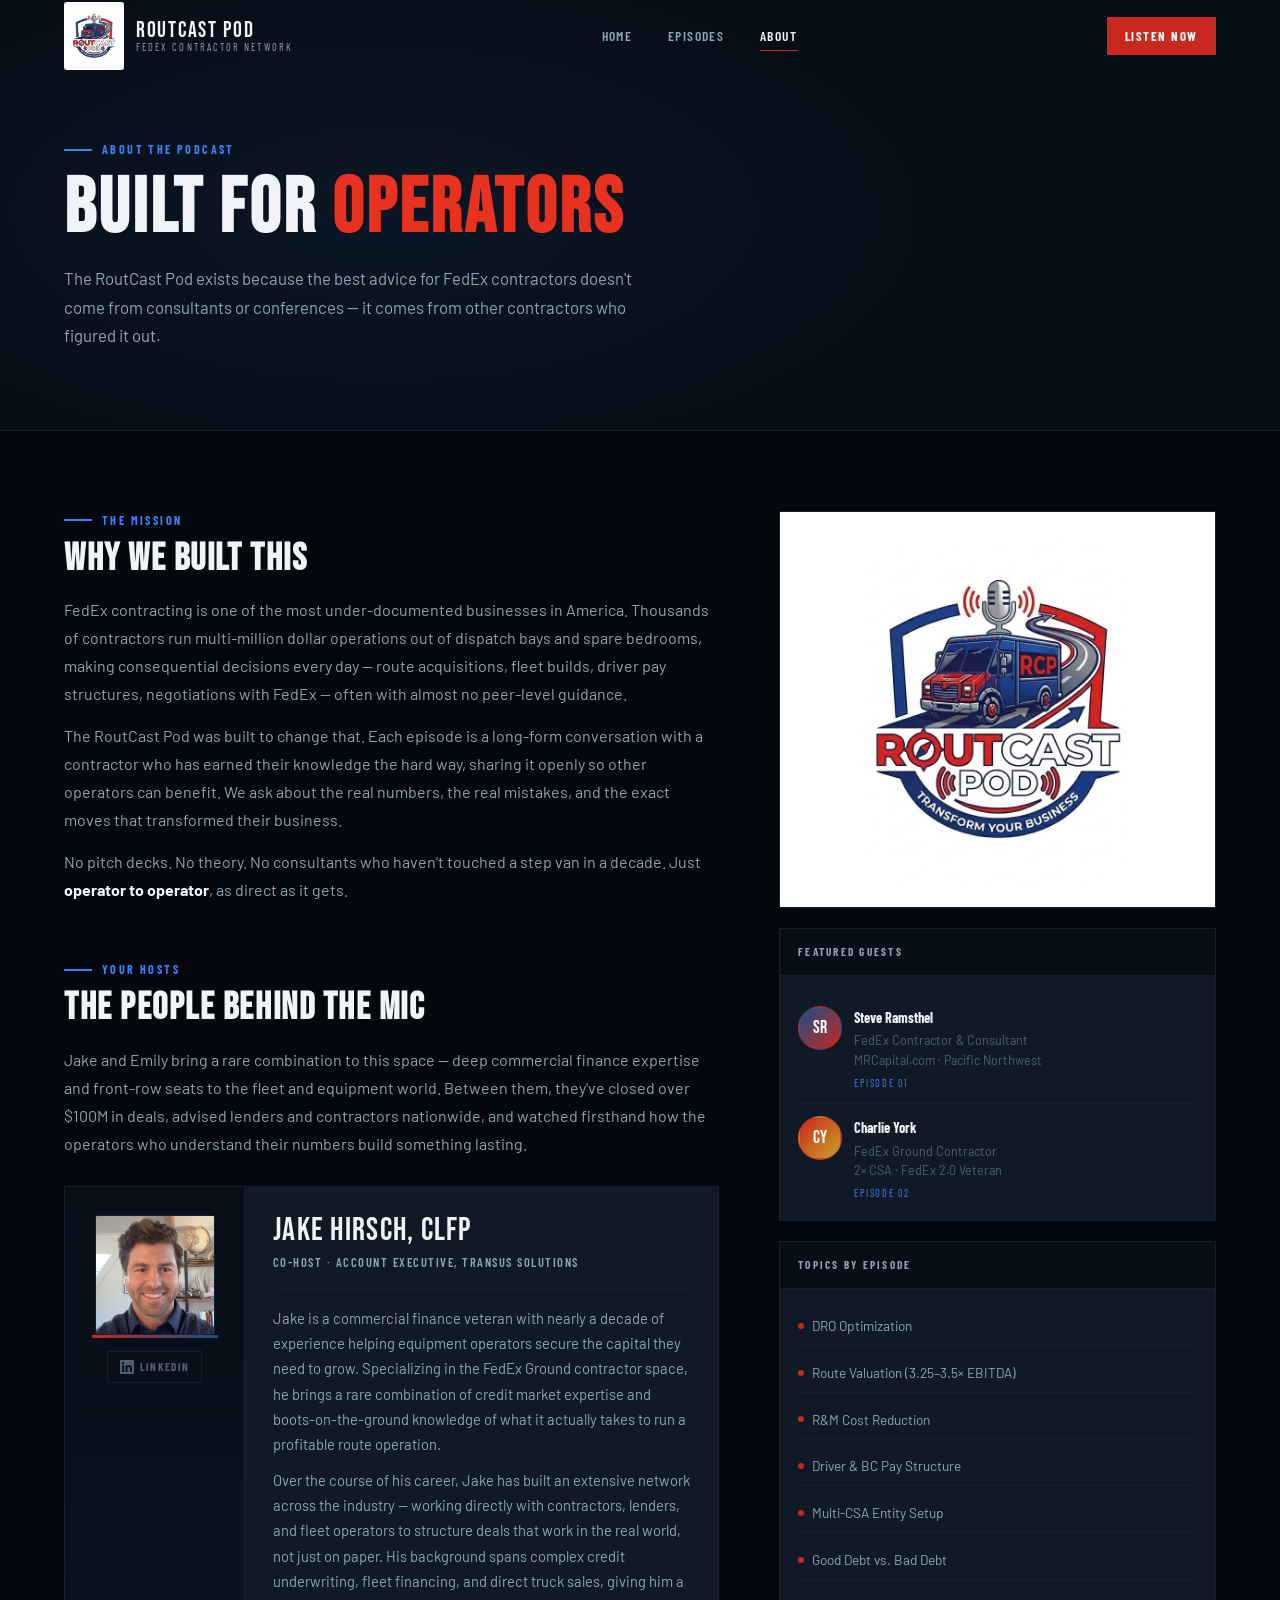
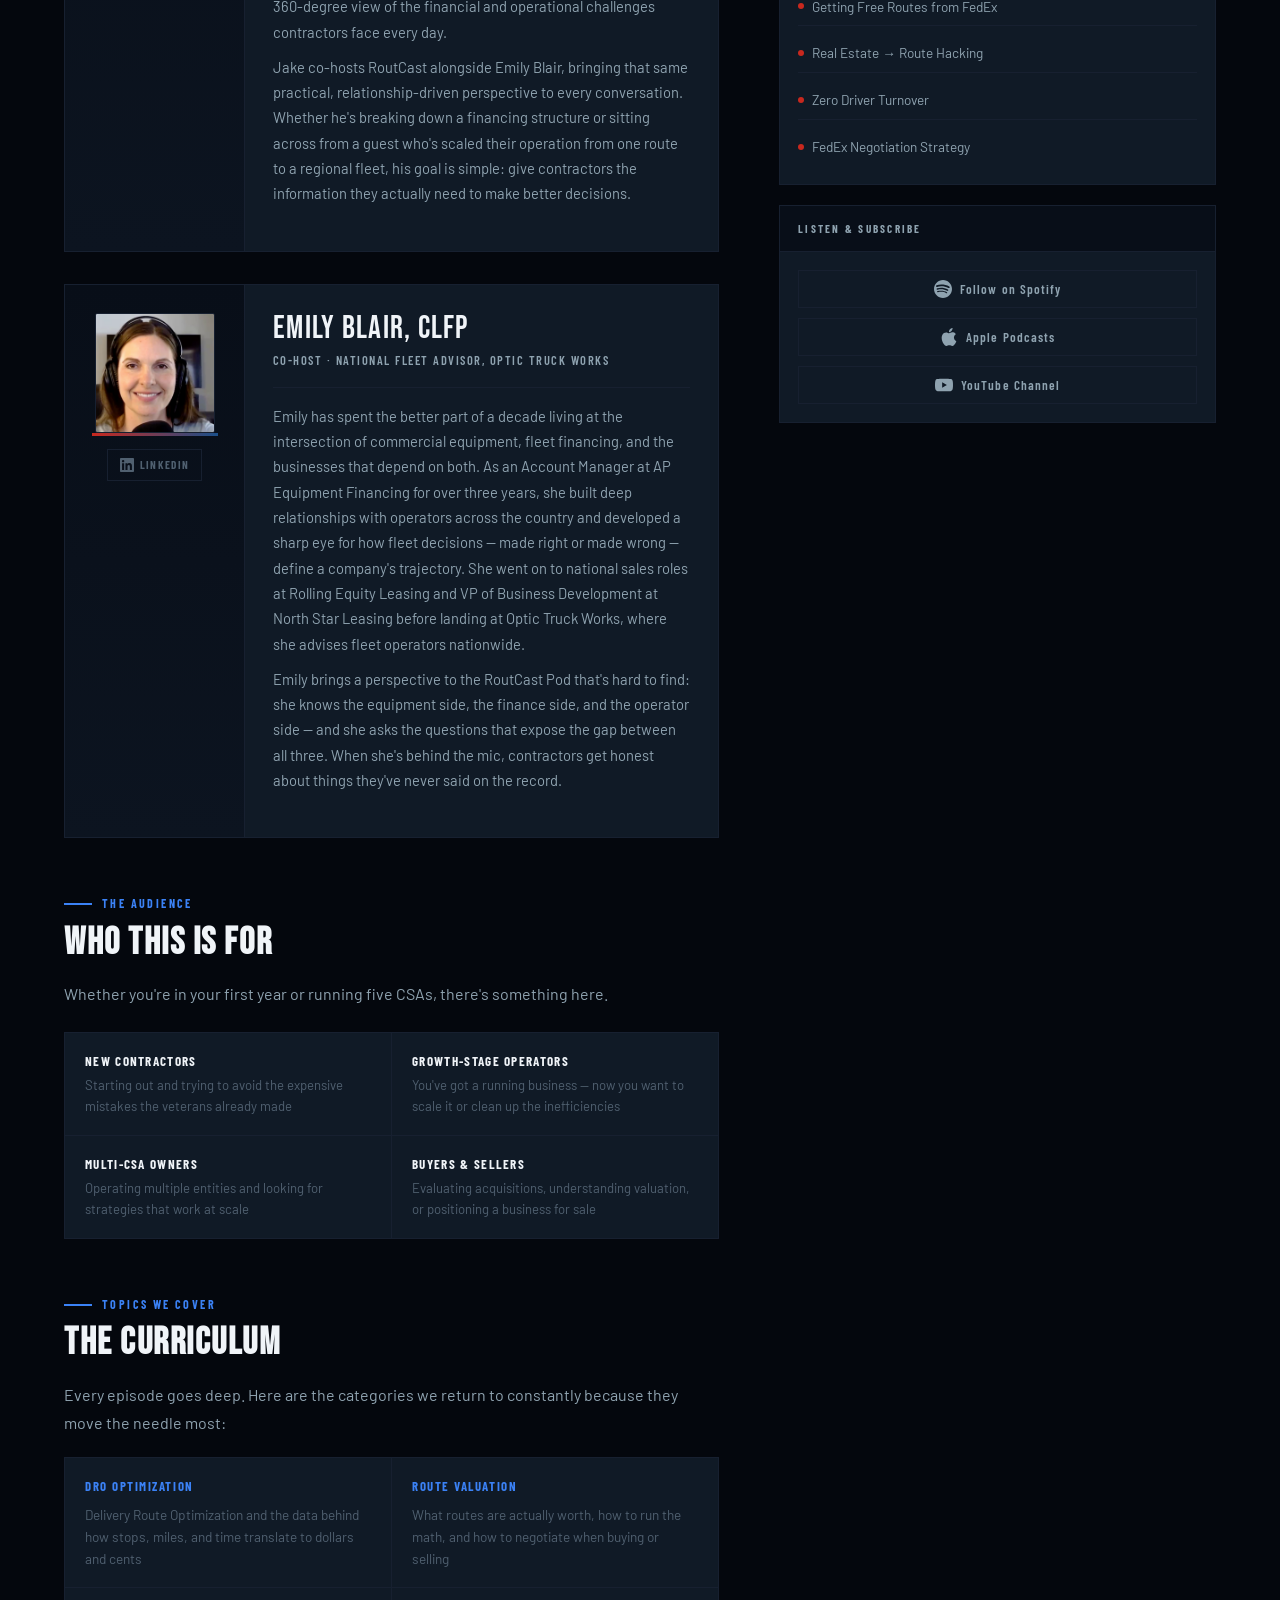
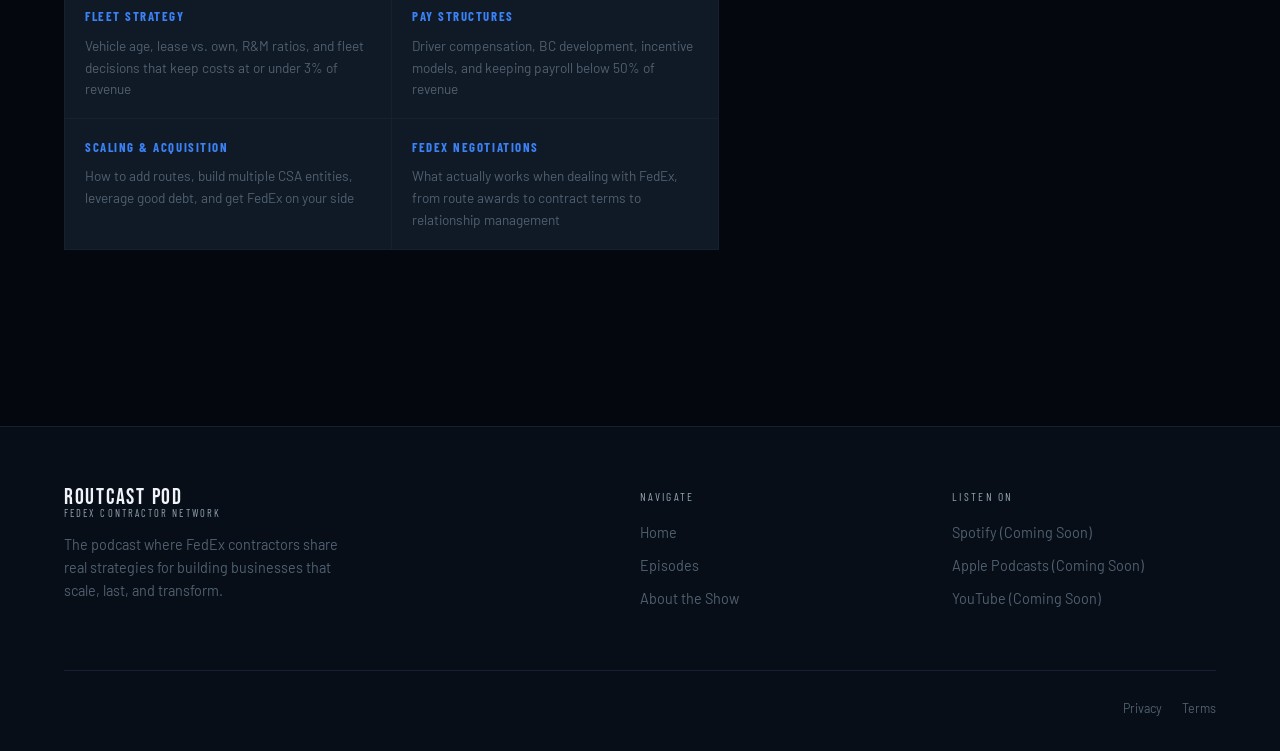
<file: about.html>
<!DOCTYPE html>
<html lang="en">
<head>
  <meta charset="UTF-8" />
  <meta name="viewport" content="width=device-width, initial-scale=1.0" />
  <title>About — The RoutCast Pod</title>
  <meta name="description" content="The RoutCast Pod is a podcast for FedEx contractors who want real information from operators who've done it — not theory, not consulting pitches." />
  <link rel="stylesheet" href="css/styles.css" />
  <link rel="preconnect" href="https://fonts.googleapis.com" />
  <link rel="preconnect" href="https://fonts.gstatic.com" crossorigin />
</head>
<body>

  <!-- ─── NAV ─── -->
  <nav class="nav scrolled" id="nav">
    <div class="container">
      <div class="nav-inner">
        <a href="index.html" class="nav-logo">
          <img src="assets/logo-large.jpg" alt="RoutCast Pod" class="nav-logo-img" />
          <div class="nav-logo-text">
            <span class="brand">ROUTCAST POD</span>
            <span class="sub">FedEx Contractor Network</span>
          </div>
        </a>
        <div class="nav-links">
          <a href="index.html" class="nav-link">Home</a>
          <a href="episodes.html" class="nav-link">Episodes</a>
          <a href="about.html" class="nav-link active">About</a>
        </div>
        <a href="episodes.html" class="nav-cta">Listen Now</a>
        <button class="nav-hamburger" aria-label="Menu">
          <span></span><span></span><span></span>
        </button>
      </div>
    </div>
  </nav>

  <div class="mobile-menu">
    <a href="index.html" class="nav-link">Home</a>
    <a href="episodes.html" class="nav-link">Episodes</a>
    <a href="about.html" class="nav-link active">About</a>
  </div>

  <!-- ─── PAGE HEADER ─── -->
  <div class="page-header">
    <div class="page-header-bg"></div>
    <div class="container">
      <div class="page-header-inner">
        <span class="section-label">About the Podcast</span>
        <h1 class="page-header-title">Built for <span style="color:var(--red-bright);">Operators</span></h1>
        <p class="page-header-desc">The RoutCast Pod exists because the best advice for FedEx contractors doesn't come from consultants or conferences — it comes from other contractors who figured it out.</p>
      </div>
    </div>
  </div>

  <!-- ─── ABOUT FULL ─── -->
  <section class="about-full">
    <div class="container">
      <div class="about-full-grid">

        <!-- Main Content -->
        <div class="about-main">

          <div class="about-section">
            <span class="section-label">The Mission</span>
            <h2 class="about-section-title">Why We Built This</h2>
            <div class="about-section-body">
              <p>
                FedEx contracting is one of the most under-documented businesses in America. Thousands of contractors run multi-million dollar operations out of dispatch bays and spare bedrooms, making consequential decisions every day — route acquisitions, fleet builds, driver pay structures, negotiations with FedEx — often with almost no peer-level guidance.
              </p>
              <p>
                The RoutCast Pod was built to change that. Each episode is a long-form conversation with a contractor who has earned their knowledge the hard way, sharing it openly so other operators can benefit. We ask about the real numbers, the real mistakes, and the exact moves that transformed their business.
              </p>
              <p>
                No pitch decks. No theory. No consultants who haven't touched a step van in a decade. Just <strong>operator to operator</strong>, as direct as it gets.
              </p>
            </div>
          </div>

          <!-- ─── HOSTS ─── -->
          <div class="about-section">
            <span class="section-label">Your Hosts</span>
            <h2 class="about-section-title">The People Behind the Mic</h2>
            <div class="about-section-body" style="margin-bottom:28px;">
              <p>Jake and Emily bring a rare combination to this space — deep commercial finance expertise and front-row seats to the fleet and equipment world. Between them, they've closed over $100M in deals, advised lenders and contractors nationwide, and watched firsthand how the operators who understand their numbers build something lasting.</p>
            </div>

            <div class="host-cards">

              <!-- Jake -->
              <div class="host-card">
                <div class="host-card-left">
                  <div class="host-img-wrap">
                    <img src="assets/jake-hirsch.png" alt="Jake Hirsch" class="host-img" />
                    <div class="host-img-accent"></div>
                  </div>
                  <div class="host-social">
                    <a href="https://www.linkedin.com/in/jake-hirsch-clfp-356521135/" target="_blank" class="host-linkedin">
                      <svg viewBox="0 0 24 24" fill="currentColor" width="14" height="14"><path d="M20.447 20.452h-3.554v-5.569c0-1.328-.027-3.037-1.852-3.037-1.853 0-2.136 1.445-2.136 2.939v5.667H9.351V9h3.414v1.561h.046c.477-.9 1.637-1.85 3.37-1.85 3.601 0 4.267 2.37 4.267 5.455v6.286zM5.337 7.433a2.062 2.062 0 0 1-2.063-2.065 2.064 2.064 0 1 1 2.063 2.065zm1.782 13.019H3.555V9h3.564v11.452zM22.225 0H1.771C.792 0 0 .774 0 1.729v20.542C0 23.227.792 24 1.771 24h20.451C23.2 24 24 23.227 24 22.271V1.729C24 .774 23.2 0 22.222 0h.003z"/></svg>
                      LinkedIn
                    </a>
                  </div>
                </div>
                <div class="host-card-body">
                  <div class="host-name">Jake Hirsch, CLFP</div>
                  <div class="host-title">Co-Host · Account Executive, TransUS Solutions</div>
                  <div class="host-bio">
                    <p>Jake is a commercial finance veteran with nearly a decade of experience helping equipment operators secure the capital they need to grow. Specializing in the FedEx Ground contractor space, he brings a rare combination of credit market expertise and boots-on-the-ground knowledge of what it actually takes to run a profitable route operation.</p>
                    <p>Over the course of his career, Jake has built an extensive network across the industry — working directly with contractors, lenders, and fleet operators to structure deals that work in the real world, not just on paper. His background spans complex credit underwriting, fleet financing, and direct truck sales, giving him a 360-degree view of the financial and operational challenges contractors face every day.</p>
                    <p>Jake co-hosts RoutCast alongside Emily Blair, bringing that same practical, relationship-driven perspective to every conversation. Whether he's breaking down a financing structure or sitting across from a guest who's scaled their operation from one route to a regional fleet, his goal is simple: give contractors the information they actually need to make better decisions.</p>
                  </div>
                </div>
              </div>

              <!-- Emily -->
              <div class="host-card">
                <div class="host-card-left">
                  <div class="host-img-wrap">
                    <img src="assets/emily-blair.png" alt="Emily Blair" class="host-img" />
                    <div class="host-img-accent"></div>
                  </div>
                  <div class="host-social">
                    <a href="https://www.linkedin.com/in/emily-blair-clfp-9547748/" target="_blank" class="host-linkedin">
                      <svg viewBox="0 0 24 24" fill="currentColor" width="14" height="14"><path d="M20.447 20.452h-3.554v-5.569c0-1.328-.027-3.037-1.852-3.037-1.853 0-2.136 1.445-2.136 2.939v5.667H9.351V9h3.414v1.561h.046c.477-.9 1.637-1.85 3.37-1.85 3.601 0 4.267 2.37 4.267 5.455v6.286zM5.337 7.433a2.062 2.062 0 0 1-2.063-2.065 2.064 2.064 0 1 1 2.063 2.065zm1.782 13.019H3.555V9h3.564v11.452zM22.225 0H1.771C.792 0 0 .774 0 1.729v20.542C0 23.227.792 24 1.771 24h20.451C23.2 24 24 23.227 24 22.271V1.729C24 .774 23.2 0 22.222 0h.003z"/></svg>
                      LinkedIn
                    </a>
                  </div>
                </div>
                <div class="host-card-body">
                  <div class="host-name">Emily Blair, CLFP</div>
                  <div class="host-title">Co-Host · National Fleet Advisor, Optic Truck Works</div>
                  <div class="host-bio">
                    <p>Emily has spent the better part of a decade living at the intersection of commercial equipment, fleet financing, and the businesses that depend on both. As an Account Manager at AP Equipment Financing for over three years, she built deep relationships with operators across the country and developed a sharp eye for how fleet decisions — made right or made wrong — define a company's trajectory. She went on to national sales roles at Rolling Equity Leasing and VP of Business Development at North Star Leasing before landing at Optic Truck Works, where she advises fleet operators nationwide.</p>
                    <p>Emily brings a perspective to the RoutCast Pod that's hard to find: she knows the equipment side, the finance side, and the operator side — and she asks the questions that expose the gap between all three. When she's behind the mic, contractors get honest about things they've never said on the record.</p>
                  </div>
                </div>
              </div>

            </div>
          </div>

          <div class="about-section">
            <span class="section-label">The Audience</span>
            <h2 class="about-section-title">Who This Is For</h2>
            <div class="about-section-body">
              <p>Whether you're in your first year or running five CSAs, there's something here.</p>
            </div>
            <div class="who-grid">
              <div class="who-item">
                                <div class="who-text">
                  <div class="who-title">New Contractors</div>
                  <div class="who-desc">Starting out and trying to avoid the expensive mistakes the veterans already made</div>
                </div>
              </div>
              <div class="who-item">
                                <div class="who-text">
                  <div class="who-title">Growth-Stage Operators</div>
                  <div class="who-desc">You've got a running business — now you want to scale it or clean up the inefficiencies</div>
                </div>
              </div>
              <div class="who-item">
                                <div class="who-text">
                  <div class="who-title">Multi-CSA Owners</div>
                  <div class="who-desc">Operating multiple entities and looking for strategies that work at scale</div>
                </div>
              </div>
              <div class="who-item">
                                <div class="who-text">
                  <div class="who-title">Buyers & Sellers</div>
                  <div class="who-desc">Evaluating acquisitions, understanding valuation, or positioning a business for sale</div>
                </div>
              </div>
            </div>
          </div>

          <div class="about-section">
            <span class="section-label">Topics We Cover</span>
            <h2 class="about-section-title">The Curriculum</h2>
            <div class="about-section-body">
              <p>Every episode goes deep. Here are the categories we return to constantly because they move the needle most:</p>
            </div>
            <div style="display:grid; grid-template-columns:1fr 1fr; gap:1px; background:var(--border); border:1px solid var(--border); margin-top:20px;">
              <div style="background:var(--dark-card); padding:18px 20px;">
                <div style="font-family:var(--font-sub); font-weight:700; font-size:0.8rem; letter-spacing:0.12em; text-transform:uppercase; color:var(--blue-glow); margin-bottom:8px;">DRO Optimization</div>
                <div style="font-size:0.85rem; color:var(--muted);">Delivery Route Optimization and the data behind how stops, miles, and time translate to dollars and cents</div>
              </div>
              <div style="background:var(--dark-card); padding:18px 20px;">
                <div style="font-family:var(--font-sub); font-weight:700; font-size:0.8rem; letter-spacing:0.12em; text-transform:uppercase; color:var(--blue-glow); margin-bottom:8px;">Route Valuation</div>
                <div style="font-size:0.85rem; color:var(--muted);">What routes are actually worth, how to run the math, and how to negotiate when buying or selling</div>
              </div>
              <div style="background:var(--dark-card); padding:18px 20px;">
                <div style="font-family:var(--font-sub); font-weight:700; font-size:0.8rem; letter-spacing:0.12em; text-transform:uppercase; color:var(--blue-glow); margin-bottom:8px;">Fleet Strategy</div>
                <div style="font-size:0.85rem; color:var(--muted);">Vehicle age, lease vs. own, R&M ratios, and fleet decisions that keep costs at or under 3% of revenue</div>
              </div>
              <div style="background:var(--dark-card); padding:18px 20px;">
                <div style="font-family:var(--font-sub); font-weight:700; font-size:0.8rem; letter-spacing:0.12em; text-transform:uppercase; color:var(--blue-glow); margin-bottom:8px;">Pay Structures</div>
                <div style="font-size:0.85rem; color:var(--muted);">Driver compensation, BC development, incentive models, and keeping payroll below 50% of revenue</div>
              </div>
              <div style="background:var(--dark-card); padding:18px 20px;">
                <div style="font-family:var(--font-sub); font-weight:700; font-size:0.8rem; letter-spacing:0.12em; text-transform:uppercase; color:var(--blue-glow); margin-bottom:8px;">Scaling & Acquisition</div>
                <div style="font-size:0.85rem; color:var(--muted);">How to add routes, build multiple CSA entities, leverage good debt, and get FedEx on your side</div>
              </div>
              <div style="background:var(--dark-card); padding:18px 20px;">
                <div style="font-family:var(--font-sub); font-weight:700; font-size:0.8rem; letter-spacing:0.12em; text-transform:uppercase; color:var(--blue-glow); margin-bottom:8px;">FedEx Negotiations</div>
                <div style="font-size:0.85rem; color:var(--muted);">What actually works when dealing with FedEx, from route awards to contract terms to relationship management</div>
              </div>
            </div>
          </div>

        </div>

        <!-- Sidebar -->
        <div class="about-sidebar">

          <div class="sidebar-card sidebar-logo-card">
            <img src="assets/logo-large.jpg" alt="RoutCast Pod" class="sidebar-logo-img" />
          </div>

          <div class="sidebar-card">
            <div class="sidebar-card-header">Featured Guests</div>
            <div class="sidebar-card-body">
              <div class="guest-item">
                <div class="guest-avatar">SR</div>
                <div class="guest-info">
                  <div class="guest-name">Steve Ramsthel</div>
                  <div class="guest-role">FedEx Contractor & Consultant<br>MRCapital.com · Pacific Northwest</div>
                  <div class="guest-ep">Episode 01</div>
                </div>
              </div>
              <div class="guest-item">
                <div class="guest-avatar" style="background: linear-gradient(135deg, #c8281e, #c9a227);">CY</div>
                <div class="guest-info">
                  <div class="guest-name">Charlie York</div>
                  <div class="guest-role">FedEx Ground Contractor<br>2× CSA · FedEx 2.0 Veteran</div>
                  <div class="guest-ep">Episode 02</div>
                </div>
              </div>
            </div>
          </div>

          <div class="sidebar-card">
            <div class="sidebar-card-header">Topics By Episode</div>
            <div class="sidebar-card-body">
              <div class="sidebar-topics">
                <div class="sidebar-topic">
                  <div class="topic-dot"></div>
                  DRO Optimization
                </div>
                <div class="sidebar-topic">
                  <div class="topic-dot"></div>
                  Route Valuation (3.25–3.5× EBITDA)
                </div>
                <div class="sidebar-topic">
                  <div class="topic-dot"></div>
                  R&M Cost Reduction
                </div>
                <div class="sidebar-topic">
                  <div class="topic-dot"></div>
                  Driver &amp; BC Pay Structure
                </div>
                <div class="sidebar-topic">
                  <div class="topic-dot"></div>
                  Multi-CSA Entity Setup
                </div>
                <div class="sidebar-topic">
                  <div class="topic-dot"></div>
                  Good Debt vs. Bad Debt
                </div>
                <div class="sidebar-topic">
                  <div class="topic-dot"></div>
                  Getting Free Routes from FedEx
                </div>
                <div class="sidebar-topic">
                  <div class="topic-dot"></div>
                  Real Estate → Route Hacking
                </div>
                <div class="sidebar-topic">
                  <div class="topic-dot"></div>
                  Zero Driver Turnover
                </div>
                <div class="sidebar-topic">
                  <div class="topic-dot"></div>
                  FedEx Negotiation Strategy
                </div>
              </div>
            </div>
          </div>

          <div class="sidebar-card">
            <div class="sidebar-card-header">Listen &amp; Subscribe</div>
            <div class="sidebar-card-body" style="display:flex; flex-direction:column; gap:10px;">
              <button class="platform-pill spotify" data-platform="spotify" style="width:100%; justify-content:center;">
                <svg viewBox="0 0 24 24" width="16" height="16" fill="currentColor"><path d="M12 0C5.4 0 0 5.4 0 12s5.4 12 12 12 12-5.4 12-12S18.66 0 12 0zm5.521 17.34c-.24.371-.721.49-1.101.241-3.021-1.858-6.832-2.278-11.322-1.237-.422.1-.851-.16-.949-.58-.1-.422.16-.851.58-.949 4.911-1.121 9.12-.641 12.501 1.43.38.24.5.721.291 1.095zm1.47-3.27c-.299.47-.931.621-1.4.322-3.459-2.131-8.73-2.75-12.82-1.5-.529.16-1.08-.14-1.24-.67-.159-.529.141-1.08.67-1.24 4.67-1.421 10.47-.72 14.43 1.71.47.299.621.93.36 1.38zm.127-3.41c-4.15-2.461-11.001-2.69-14.961-1.49-.639.19-1.31-.17-1.499-.81-.191-.64.17-1.31.81-1.5 4.55-1.38 12.12-1.11 16.9 1.72.57.34.76 1.08.42 1.65-.34.569-1.08.76-1.65.43z"/></svg>
                Follow on Spotify
              </button>
              <button class="platform-pill apple" data-platform="apple" style="width:100%; justify-content:center;">
                <svg viewBox="0 0 24 24" width="16" height="16" fill="currentColor"><path d="M12.152 6.896c-.948 0-2.415-1.078-3.96-1.04-2.04.027-3.91 1.183-4.961 3.014-2.117 3.675-.546 9.103 1.519 12.09 1.013 1.454 2.208 3.09 3.792 3.039 1.52-.065 2.09-.987 3.935-.987 1.831 0 2.35.987 3.96.948 1.637-.026 2.676-1.48 3.676-2.948 1.156-1.688 1.636-3.325 1.662-3.415-.039-.013-3.182-1.221-3.22-4.857-.026-3.04 2.48-4.494 2.597-4.559-1.429-2.09-3.623-2.324-4.39-2.376-2-.156-3.675 1.09-4.61 1.09zM15.53 3.83c.843-1.012 1.4-2.427 1.245-3.83-1.207.052-2.662.805-3.532 1.818-.78.896-1.454 2.338-1.273 3.714 1.338.104 2.715-.688 3.559-1.701"/></svg>
                Apple Podcasts
              </button>
              <button class="platform-pill youtube" data-platform="youtube" onclick="window.open('https://www.youtube.com/@RoutCast-h4d','_blank'); return false;" style="width:100%; justify-content:center;">
                <svg viewBox="0 0 24 24" width="16" height="16" fill="currentColor"><path d="M23.498 6.186a3.016 3.016 0 0 0-2.122-2.136C19.505 3.545 12 3.545 12 3.545s-7.505 0-9.377.505A3.017 3.017 0 0 0 .502 6.186C0 8.07 0 12 0 12s0 3.93.502 5.814a3.016 3.016 0 0 0 2.122 2.136c1.871.505 9.376.505 9.376.505s7.505 0 9.377-.505a3.015 3.015 0 0 0 2.122-2.136C24 15.93 24 12 24 12s0-3.93-.502-5.814zM9.545 15.568V8.432L15.818 12l-6.273 3.568z"/></svg>
                YouTube Channel
              </button>
            </div>
          </div>

        </div>
      </div>
    </div>
  </section>

  <!-- ─── FOOTER ─── -->
  <footer class="footer">
    <div class="container">
      <div class="footer-grid">
        <div class="footer-brand">
          <div class="nav-logo" style="margin-bottom:14px;">
            <div class="nav-logo-text">
              <span class="brand">ROUTCAST POD</span>
              <span class="sub">FedEx Contractor Network</span>
            </div>
          </div>
          <p class="footer-tagline">The podcast where FedEx contractors share real strategies for building businesses that scale, last, and transform.</p>
        </div>
        <div>
          <div class="footer-col-title">Navigate</div>
          <div class="footer-links">
            <a href="index.html" class="footer-link">Home</a>
            <a href="episodes.html" class="footer-link">Episodes</a>
            <a href="about.html" class="footer-link">About the Show</a>
          </div>
        </div>
        <div>
          <div class="footer-col-title">Listen On</div>
          <div class="footer-links">
            <a href="#" class="footer-link" onclick="return false;">Spotify (Coming Soon)</a>
            <a href="#" class="footer-link" onclick="return false;">Apple Podcasts (Coming Soon)</a>
            <a href="#" class="footer-link" onclick="return false;">YouTube (Coming Soon)</a>
          </div>
        </div>
      </div>
      <div class="footer-bottom">
        <div class="footer-copy"></div>
        <div class="footer-legal">
          <a href="#">Privacy</a>
          <a href="#">Terms</a>
        </div>
      </div>
    </div>
  </footer>

  <script src="js/main.js"></script>
</body>
</html>
</file>
<file: css/styles.css>
@import url('https://fonts.googleapis.com/css2?family=Bebas+Neue&family=Barlow+Condensed:wght@400;600;700;800&family=Barlow:wght@400;500;600&display=swap');

/* â”€â”€â”€ Reset & Base â”€â”€â”€â”€â”€â”€â”€â”€â”€â”€â”€â”€â”€â”€â”€â”€â”€â”€â”€â”€â”€â”€â”€â”€â”€â”€â”€â”€â”€â”€â”€â”€â”€â”€â”€â”€â”€â”€â”€â”€â”€â”€â”€ */
*, *::before, *::after { box-sizing: border-box; margin: 0; padding: 0; }

:root {
  --black:      #04070d;
  --dark:       #080e18;
  --dark-mid:   #0c1420;
  --dark-card:  #101a26;
  --border:     #172030;
  --red:        #c8281e;
  --red-bright: #e8321f;
  --blue:       #1a4f8a;
  --blue-bright:#2563b0;
  --blue-glow:  #3b82f6;
  --accent:     #3b82f6;
  --green-dim:  #2ab86a;
  --green-glow: rgba(59,130,246,0.08);
  --chrome:     #c8d8e8;
  --chrome-dim: #8fa3b4;
  --silver:     #8fa3b0;
  --white:      #f0f4f8;
  --muted:      #506070;
  --text:       #c8d8e4;
  --font-head:  'Bebas Neue', sans-serif;
  --font-sub:   'Barlow Condensed', sans-serif;
  --font-body:  'Barlow', sans-serif;
}

html { scroll-behavior: smooth; }

body {
  background: var(--black);
  color: var(--text);
  font-family: var(--font-body);
  font-size: 16px;
  line-height: 1.6;
  overflow-x: hidden;
}

img { max-width: 100%; display: block; }
a { color: inherit; text-decoration: none; }

/* â”€â”€â”€ Typography â”€â”€â”€â”€â”€â”€â”€â”€â”€â”€â”€â”€â”€â”€â”€â”€â”€â”€â”€â”€â”€â”€â”€â”€â”€â”€â”€â”€â”€â”€â”€â”€â”€â”€â”€â”€â”€â”€â”€â”€â”€â”€â”€â”€â”€â”€ */
h1, h2, h3, h4 { font-family: var(--font-head); letter-spacing: 0.04em; line-height: 1; }

.section-label {
  font-family: var(--font-sub);
  font-weight: 700;
  font-size: 0.75rem;
  letter-spacing: 0.2em;
  text-transform: uppercase;
  color: var(--blue-glow);
  display: flex;
  align-items: center;
  gap: 10px;
}
.section-label::before {
  content: '';
  display: inline-block;
  width: 28px;
  height: 2px;
  background: var(--blue-glow);
}

/* â”€â”€â”€ Utility â”€â”€â”€â”€â”€â”€â”€â”€â”€â”€â”€â”€â”€â”€â”€â”€â”€â”€â”€â”€â”€â”€â”€â”€â”€â”€â”€â”€â”€â”€â”€â”€â”€â”€â”€â”€â”€â”€â”€â”€â”€â”€â”€â”€â”€â”€â”€â”€â”€ */
.container { max-width: 1200px; margin: 0 auto; padding: 0 24px; }
.sr-only { position: absolute; width: 1px; height: 1px; overflow: hidden; clip: rect(0,0,0,0); }

.btn {
  display: inline-flex;
  align-items: center;
  gap: 8px;
  padding: 12px 26px;
  font-family: var(--font-sub);
  font-weight: 700;
  font-size: 0.9rem;
  letter-spacing: 0.12em;
  text-transform: uppercase;
  border: none;
  cursor: pointer;
  transition: all 0.2s ease;
  position: relative;
}

.btn-primary {
  background: var(--red);
  color: #fff;
  clip-path: polygon(0 0, calc(100% - 10px) 0, 100% 10px, 100% 100%, 10px 100%, 0 calc(100% - 10px));
}
.btn-primary:hover { background: var(--red-bright); transform: translateY(-2px); box-shadow: 0 8px 24px rgba(200,40,30,0.45); }

.btn-outline {
  background: transparent;
  color: var(--red);
  border: 1px solid var(--green-dim);
  clip-path: polygon(0 0, calc(100% - 8px) 0, 100% 8px, 100% 100%, 8px 100%, 0 calc(100% - 8px));
}
.btn-outline:hover { background: var(--green-glow); border-color: var(--red); transform: translateY(-2px); }

.btn-ghost {
  background: transparent;
  color: var(--silver);
  border: 1px solid var(--border);
  padding: 10px 20px;
}
.btn-ghost:hover { color: var(--white); border-color: var(--silver); }

/* â”€â”€â”€ Navigation â”€â”€â”€â”€â”€â”€â”€â”€â”€â”€â”€â”€â”€â”€â”€â”€â”€â”€â”€â”€â”€â”€â”€â”€â”€â”€â”€â”€â”€â”€â”€â”€â”€â”€â”€â”€â”€â”€â”€â”€â”€â”€â”€â”€â”€â”€ */
.nav {
  position: fixed;
  top: 0; left: 0; right: 0;
  z-index: 100;
  transition: all 0.3s ease;
}
.nav.scrolled {
  background: rgba(4,7,13,0.96);
  border-bottom: 1px solid var(--border);
  backdrop-filter: blur(14px);
}

.nav-inner {
  display: flex;
  align-items: center;
  justify-content: space-between;
  height: 72px;
}

.nav-logo {
  display: flex;
  align-items: center;
  gap: 12px;
}

.nav-logo-img {
  height: 68px;
  width: auto;
  max-width: 180px;
  border-radius: 3px;
  object-fit: contain;
  background: #fff;
  padding: 4px 8px;
}

.nav-logo-text {
  display: flex;
  flex-direction: column;
  line-height: 1;
}
.nav-logo-text .brand {
  font-family: var(--font-head);
  font-size: 1.35rem;
  color: var(--white);
  letter-spacing: 0.08em;
}
.nav-logo-text .sub {
  font-family: var(--font-sub);
  font-size: 0.65rem;
  letter-spacing: 0.2em;
  color: var(--silver);
  text-transform: uppercase;
}

.nav-links { display: flex; align-items: center; gap: 8px; }

.nav-link {
  font-family: var(--font-sub);
  font-weight: 600;
  font-size: 0.85rem;
  letter-spacing: 0.1em;
  text-transform: uppercase;
  color: var(--silver);
  padding: 8px 14px;
  transition: color 0.2s;
  position: relative;
}
.nav-link::after {
  content: '';
  position: absolute;
  bottom: 4px; left: 14px; right: 14px;
  height: 1px;
  background: var(--red);
  transform: scaleX(0);
  transition: transform 0.2s;
}
.nav-link:hover, .nav-link.active { color: var(--white); }
.nav-link:hover::after, .nav-link.active::after { transform: scaleX(1); }

.nav-cta {
  font-family: var(--font-sub);
  font-weight: 700;
  font-size: 0.8rem;
  letter-spacing: 0.12em;
  text-transform: uppercase;
  color: #fff;
  background: var(--red);
  padding: 9px 18px;
  transition: all 0.2s;
}
.nav-cta:hover { background: var(--red-bright); box-shadow: 0 4px 16px rgba(200,40,30,0.4); }

.nav-hamburger {
  display: none;
  flex-direction: column;
  gap: 5px;
  background: none;
  border: none;
  cursor: pointer;
  padding: 4px;
}
.nav-hamburger span {
  display: block;
  width: 24px;
  height: 2px;
  background: var(--white);
  transition: all 0.3s;
}

.mobile-menu {
  display: none;
  position: fixed;
  top: 72px; left: 0; right: 0;
  background: rgba(4,7,13,0.98);
  border-bottom: 1px solid var(--border);
  padding: 16px 24px 24px;
  z-index: 99;
  backdrop-filter: blur(14px);
}
.mobile-menu.open { display: block; }
.mobile-menu .nav-link { display: block; padding: 12px 0; font-size: 1.1rem; border-bottom: 1px solid var(--border); }

/* â”€â”€â”€ Hero â”€â”€â”€â”€â”€â”€â”€â”€â”€â”€â”€â”€â”€â”€â”€â”€â”€â”€â”€â”€â”€â”€â”€â”€â”€â”€â”€â”€â”€â”€â”€â”€â”€â”€â”€â”€â”€â”€â”€â”€â”€â”€â”€â”€â”€â”€â”€â”€â”€â”€â”€â”€ */
.hero {
  min-height: 88vh;
  display: grid;
  grid-template-rows: 1fr;
  position: relative;
  overflow: hidden;
  padding: 0;
}

.hero-bg {
  position: absolute;
  inset: 0;
  background:
    radial-gradient(ellipse 70% 60% at 70% 50%, rgba(26,79,138,0.22) 0%, transparent 65%),
    radial-gradient(ellipse 50% 70% at 15% 50%, rgba(200,40,30,0.14) 0%, transparent 60%),
    radial-gradient(ellipse 40% 40% at 65% 50%, rgba(59,130,246,0.04) 0%, transparent 50%),
    linear-gradient(180deg, var(--black) 0%, var(--dark) 100%);
}

/* Subtle grid */
.hero-grid {
  position: absolute;
  inset: 0;
  background-image:
    linear-gradient(rgba(23,32,48,0.5) 1px, transparent 1px),
    linear-gradient(90deg, rgba(23,32,48,0.5) 1px, transparent 1px);
  background-size: 60px 60px;
  mask-image: radial-gradient(ellipse 90% 80% at 50% 50%, black 20%, transparent 80%);
}

/* Vertical lightning stripes */
.hero-stripe {
  position: absolute;
  top: 0; bottom: 0;
  width: 2px;
  opacity: 0;
  animation: stripe-flash 4s ease-in-out infinite;
}
.hero-stripe:nth-child(1) {
  left: 6%;
  background: linear-gradient(180deg, transparent, var(--red) 40%, var(--red) 60%, transparent);
  animation-delay: 0s;
}
.hero-stripe:nth-child(2) {
  right: 6%;
  background: linear-gradient(180deg, transparent, var(--blue) 40%, var(--blue) 60%, transparent);
  animation-delay: 2s;
}

@keyframes stripe-flash {
  0%, 100% { opacity: 0; }
  10%, 20% { opacity: 0.7; }
  15% { opacity: 1; }
  25% { opacity: 0; }
}

.hero-content {
  position: relative;
  z-index: 2;
  display: grid;
  grid-template-columns: 1fr 1fr;
  gap: 0;
  align-items: stretch;
  min-height: 88vh;
}

.hero-left {
  display: flex;
  flex-direction: column;
  justify-content: center;
  padding: 120px 56px 80px 0;
}

.hero-title {
  font-size: clamp(3.5rem, 7vw, 6.5rem);
  line-height: 0.9;
  margin-bottom: 10px;
  margin-top: 16px;
}

/* Chrome / metallic text treatment matching the logo */
.hero-title .word-rout {
  color: var(--white);
  text-shadow: 0 1px 0 #a0b4c4, 0 2px 0 #809ab0;
  -webkit-text-stroke: 1px rgba(200,220,240,0.3);
}
.hero-title .word-cast {
  color: var(--white);
  text-shadow: 0 1px 0 #a0b4c4, 0 2px 0 #809ab0;
  -webkit-text-stroke: 1px rgba(200,220,240,0.3);
}
.hero-title .word-pod {
  color: var(--red-bright);
  letter-spacing: 0.1em;
}

.hero-eyebrow { margin-bottom: 18px; }

.hero-tagline {
  font-family: var(--font-sub);
  font-size: clamp(0.95rem, 2vw, 1.25rem);
  font-weight: 700;
  letter-spacing: 0.1em;
  text-transform: uppercase;
  color: var(--chrome);
  margin-bottom: 20px;
  border-left: 3px solid var(--red);
  padding-left: 14px;
}

.hero-desc {
  font-size: 1.05rem;
  color: var(--silver);
  max-width: 520px;
  margin-bottom: 32px;
  line-height: 1.7;
}

.hero-actions { display: flex; gap: 14px; flex-wrap: wrap; margin-bottom: 44px; }

.hero-stats {
  display: flex;
  gap: 28px;
  padding-top: 28px;
  border-top: 1px solid var(--border);
}

.stat-num {
  font-family: var(--font-head);
  font-size: 2.2rem;
  color: var(--white);
  line-height: 1;
}
.stat-num span { color: var(--red); }
.stat-label {
  font-family: var(--font-sub);
  font-size: 0.72rem;
  letter-spacing: 0.15em;
  text-transform: uppercase;
  color: var(--muted);
  margin-top: 4px;
}

/* â”€â”€ Hero Visual â”€â”€ */
.hero-visual {
  position: relative;
  display: flex;
  align-items: stretch;
  min-height: 88vh;
  padding-top: 72px;
}

.hero-img-wrap {
  position: relative;
  width: 100%;
  max-width: 460px;
}

/* Green electric glow behind image */
.hero-img-wrap::before {
  content: '';
  position: absolute;
  inset: -20px;
  background: radial-gradient(ellipse 70% 70% at 50% 60%, rgba(200,40,30,0.12) 0%, transparent 70%);
  z-index: 0;
  animation: pulse-glow 3s ease-in-out infinite;
}

/* Corner accent lines (industrial frame) */
.hero-img-wrap::after {
  content: '';
  position: absolute;
  inset: -4px;
  background: transparent;
  border: 1px solid rgba(200,40,30,0.15);
  z-index: 2;
  pointer-events: none;
}

@keyframes pulse-glow {
  0%, 100% { opacity: 0.7; }
  50% { opacity: 1; }
}

.hero-img {
  width: 100%;
  border-radius: 2px;
  position: relative;
  z-index: 1;
  display: block;
  box-shadow:
    0 0 0 1px rgba(200,40,30,0.12),
    0 20px 60px rgba(0,0,0,0.8);
}

/* Corner decorations */
.img-corner {
  position: absolute;
  width: 20px;
  height: 20px;
  z-index: 3;
}
.img-corner::before, .img-corner::after {
  content: '';
  position: absolute;
  background: var(--red);
}
.img-corner::before { width: 100%; height: 2px; top: 0; left: 0; }
.img-corner::after { width: 2px; height: 100%; top: 0; left: 0; }

.img-corner.tl { top: -4px; left: -4px; }
.img-corner.tr { top: -4px; right: -4px; transform: scaleX(-1); }
.img-corner.bl { bottom: -4px; left: -4px; transform: scaleY(-1); }
.img-corner.br { bottom: -4px; right: -4px; transform: scale(-1); }

.hero-img-label {
  position: absolute;
  bottom: 16px;
  left: 50%;
  transform: translateX(-50%);
  background: rgba(4,7,13,0.85);
  border: 1px solid rgba(200,40,30,0.3);
  backdrop-filter: blur(8px);
  padding: 7px 18px;
  font-family: var(--font-sub);
  font-size: 0.72rem;
  font-weight: 700;
  letter-spacing: 0.2em;
  text-transform: uppercase;
  color: var(--red);
  
  white-space: nowrap;
  z-index: 4;
}

/* â”€â”€â”€ Platform Bar â”€â”€â”€â”€â”€â”€â”€â”€â”€â”€â”€â”€â”€â”€â”€â”€â”€â”€â”€â”€â”€â”€â”€â”€â”€â”€â”€â”€â”€â”€â”€â”€â”€â”€â”€â”€â”€â”€â”€â”€â”€â”€â”€â”€ */
.platform-bar {
  background: var(--dark-mid);
  border-top: 1px solid var(--border);
  border-bottom: 1px solid var(--border);
  padding: 20px 0;
}

.platform-bar-inner {
  display: flex;
  align-items: center;
  justify-content: center;
  gap: 14px;
  flex-wrap: wrap;
}

.platform-label {
  font-family: var(--font-sub);
  font-size: 0.75rem;
  letter-spacing: 0.2em;
  text-transform: uppercase;
  color: var(--muted);
  margin-right: 8px;
}

.platform-pill {
  display: inline-flex;
  align-items: center;
  gap: 8px;
  padding: 9px 18px;
  border: 1px solid var(--border);
  background: var(--dark-card);
  font-family: var(--font-sub);
  font-weight: 600;
  font-size: 0.82rem;
  letter-spacing: 0.08em;
  color: var(--silver);
  transition: all 0.2s;
  cursor: pointer;
}
.platform-pill svg { width: 18px; height: 18px; flex-shrink: 0; }
.platform-pill:hover { transform: translateY(-2px); }
.platform-pill.spotify:hover { border-color: #1DB954; color: #1DB954; box-shadow: 0 4px 12px rgba(29,185,84,0.2); }
.platform-pill.apple:hover { border-color: #fc3c44; color: #fc3c44; box-shadow: 0 4px 12px rgba(252,60,68,0.2); }
.platform-pill.youtube:hover { border-color: #FF0000; color: #FF0000; box-shadow: 0 4px 12px rgba(255,0,0,0.2); }

/* â”€â”€â”€ Episodes Section â”€â”€â”€â”€â”€â”€â”€â”€â”€â”€â”€â”€â”€â”€â”€â”€â”€â”€â”€â”€â”€â”€â”€â”€â”€â”€â”€â”€â”€â”€â”€â”€â”€â”€â”€â”€â”€â”€â”€â”€ */
.episodes-section { padding: 100px 0; }

.section-header {
  display: flex;
  align-items: flex-end;
  justify-content: space-between;
  margin-bottom: 56px;
}
.section-title {
  font-size: clamp(2.2rem, 4vw, 3.5rem);
  color: var(--white);
  margin-top: 12px;
}
.section-title .accent { color: var(--red); }

.episodes-grid {
  display: grid;
  grid-template-columns: repeat(auto-fill, minmax(520px, 1fr));
  gap: 28px;
}

/* â”€â”€â”€ Episode Card â”€â”€â”€â”€â”€â”€â”€â”€â”€â”€â”€â”€â”€â”€â”€â”€â”€â”€â”€â”€â”€â”€â”€â”€â”€â”€â”€â”€â”€â”€â”€â”€â”€â”€â”€â”€â”€â”€â”€â”€â”€â”€â”€â”€ */
.ep-card {
  background: var(--dark-card);
  border: 1px solid var(--border);
  position: relative;
  overflow: hidden;
  transition: all 0.3s ease;
  display: flex;
  flex-direction: column;
}
.ep-card::before {
  content: '';
  position: absolute;
  top: 0; left: 0; right: 0;
  height: 2px;
  background: linear-gradient(90deg, var(--red), var(--blue));
  box-shadow: 0 0 8px rgba(200,40,30,0.3);
  transform: scaleX(0);
  transition: transform 0.3s;
  transform-origin: left;
}
.ep-card:hover { border-color: rgba(200,40,30,0.2); transform: translateY(-4px); box-shadow: 0 20px 60px rgba(0,0,0,0.5), 0 0 20px rgba(200,40,30,0.05); }
.ep-card:hover::before { transform: scaleX(1); }

.ep-card-top {
  display: flex;
  gap: 0;
  flex: 1;
}

.ep-number-col {
  width: 80px;
  flex-shrink: 0;
  background: linear-gradient(180deg, var(--dark), var(--dark-mid));
  border-right: 1px solid var(--border);
  display: flex;
  flex-direction: column;
  align-items: center;
  justify-content: center;
  gap: 6px;
  padding: 24px 8px;
}
.ep-num {
  font-family: var(--font-head);
  font-size: 2.8rem;
  color: var(--white);
  line-height: 1;
}
.ep-num-label {
  font-family: var(--font-sub);
  font-size: 0.6rem;
  letter-spacing: 0.2em;
  text-transform: uppercase;
  color: var(--muted);
}
.ep-play-btn {
  width: 36px;
  height: 36px;
  border-radius: 50%;
  background: var(--red);
  border: none;
  cursor: pointer;
  display: flex;
  align-items: center;
  justify-content: center;
  margin-top: 8px;
  transition: all 0.2s;
  flex-shrink: 0;
}
.ep-play-btn:hover { background: var(--red-bright); transform: scale(1.1); box-shadow: 0 4px 16px rgba(200,40,30,0.5); }
.ep-play-btn svg { width: 14px; height: 14px; fill: #fff; margin-left: 2px; }

.ep-main { padding: 24px 24px 20px; flex: 1; }

.ep-meta {
  display: flex;
  align-items: center;
  gap: 10px;
  margin-bottom: 10px;
}
.ep-tag {
  font-family: var(--font-sub);
  font-size: 0.65rem;
  font-weight: 700;
  letter-spacing: 0.18em;
  text-transform: uppercase;
  color: var(--blue-glow);
  background: rgba(59,130,246,0.06);
  padding: 3px 8px;
  border: 1px solid rgba(59,130,246,0.2);
}
.ep-duration {
  font-family: var(--font-sub);
  font-size: 0.72rem;
  color: var(--muted);
  letter-spacing: 0.08em;
}
.ep-title {
  font-family: var(--font-head);
  font-size: 1.55rem;
  color: var(--white);
  line-height: 1.1;
  margin-bottom: 6px;
  letter-spacing: 0.03em;
}
.ep-guest {
  font-family: var(--font-sub);
  font-size: 0.82rem;
  font-weight: 600;
  letter-spacing: 0.1em;
  text-transform: uppercase;
  color: var(--silver);
  margin-bottom: 12px;
}
.ep-desc {
  font-size: 0.9rem;
  color: var(--silver);
  line-height: 1.6;
  margin-bottom: 16px;
}
.ep-stats {
  display: flex;
  gap: 16px;
  flex-wrap: wrap;
  margin-bottom: 16px;
}
.ep-stat {
  display: flex;
  align-items: center;
  gap: 6px;
  font-family: var(--font-sub);
  font-size: 0.75rem;
  color: var(--muted);
}
.ep-stat strong { color: var(--red-bright); font-weight: 700; }
.ep-topics {
  display: flex;
  gap: 6px;
  flex-wrap: wrap;
}
.ep-topic {
  font-family: var(--font-sub);
  font-size: 0.65rem;
  letter-spacing: 0.1em;
  text-transform: uppercase;
  color: var(--muted);
  border: 1px solid var(--border);
  padding: 3px 8px;
  transition: all 0.2s;
}
.ep-topic:hover { color: var(--red); border-color: rgba(200,40,30,0.3); }

.ep-card-footer {
  padding: 16px 24px;
  border-top: 1px solid var(--border);
  display: flex;
  align-items: center;
  justify-content: space-between;
  background: var(--dark);
}
.ep-quote {
  font-style: italic;
  font-size: 0.85rem;
  color: var(--silver);
  flex: 1;
  padding-right: 16px;
  line-height: 1.5;
}
.ep-quote::before { content: '"'; color: var(--red); font-size: 1.2rem; font-style: normal; }
.ep-quote::after { content: '"'; color: var(--red); font-size: 1.2rem; font-style: normal; }

/* â”€â”€â”€ Divider â”€â”€â”€â”€â”€â”€â”€â”€â”€â”€â”€â”€â”€â”€â”€â”€â”€â”€â”€â”€â”€â”€â”€â”€â”€â”€â”€â”€â”€â”€â”€â”€â”€â”€â”€â”€â”€â”€â”€â”€â”€â”€â”€â”€â”€â”€â”€â”€â”€ */
.divider {
  height: 1px;
  background: linear-gradient(90deg, transparent, var(--border), transparent);
}

/* â”€â”€â”€ About Strip â”€â”€â”€â”€â”€â”€â”€â”€â”€â”€â”€â”€â”€â”€â”€â”€â”€â”€â”€â”€â”€â”€â”€â”€â”€â”€â”€â”€â”€â”€â”€â”€â”€â”€â”€â”€â”€â”€â”€â”€â”€â”€â”€â”€â”€ */
.about-strip {
  padding: 100px 0;
  background: var(--dark);
  border-top: 1px solid var(--border);
  border-bottom: 1px solid var(--border);
  position: relative;
  overflow: hidden;
}
.about-strip::before {
  content: '';
  position: absolute;
  top: 0; left: 0;
  width: 50%;
  height: 100%;
  background: linear-gradient(90deg, rgba(59,130,246,0.02), transparent);
}

.about-inner {
  display: grid;
  grid-template-columns: 1fr 1fr;
  gap: 80px;
  align-items: center;
  position: relative;
  z-index: 1;
}

.about-text .section-label { margin-bottom: 16px; }
.about-heading {
  font-size: clamp(2rem, 3.5vw, 3.2rem);
  color: var(--white);
  margin-bottom: 20px;
  line-height: 1.05;
}
.about-heading .accent { color: var(--red); }
.about-body {
  font-size: 1rem;
  color: var(--silver);
  line-height: 1.75;
  margin-bottom: 32px;
}

.about-pillars { display: flex; flex-direction: column; gap: 14px; }
.pillar {
  display: flex;
  align-items: flex-start;
  gap: 14px;
  padding: 14px 18px;
  border: 1px solid var(--border);
  background: var(--dark-card);
  transition: border-color 0.2s;
}
.pillar:hover { border-color: rgba(200,40,30,0.2); }
.pillar-icon {
  width: 36px;
  height: 36px;
  background: rgba(200,40,30,0.06);
  border: 1px solid rgba(200,40,30,0.2);
  display: flex;
  align-items: center;
  justify-content: center;
  flex-shrink: 0;
  font-size: 1.1rem;
}
.pillar-title {
  font-family: var(--font-sub);
  font-weight: 700;
  font-size: 0.85rem;
  letter-spacing: 0.12em;
  text-transform: uppercase;
  color: var(--white);
  margin-bottom: 3px;
}
.pillar-desc { font-size: 0.85rem; color: var(--muted); }

.about-visual { position: relative; }

/* Image version of the about visual */
.about-img-wrap {
  position: relative;
  border: 1px solid rgba(200,40,30,0.15);
  margin-bottom: 24px;
  overflow: hidden;
}
.about-img-wrap img {
  width: 100%;
  display: block;
  opacity: 0.92;
  transition: opacity 0.3s;
}
.about-img-wrap:hover img { opacity: 1; }
.about-img-overlay {
  position: absolute;
  bottom: 0; left: 0; right: 0;
  padding: 20px;
  background: linear-gradient(0deg, rgba(4,7,13,0.95) 0%, transparent 100%);
}
.about-img-quote {
  font-style: italic;
  font-size: 0.9rem;
  color: var(--white);
  line-height: 1.5;
  margin-bottom: 6px;
}
.about-img-quote::before { content: '"'; color: var(--red); }
.about-img-quote::after { content: '"'; color: var(--red); }
.about-img-attr {
  font-family: var(--font-sub);
  font-size: 0.68rem;
  letter-spacing: 0.15em;
  text-transform: uppercase;
  color: var(--red);
  
}

.about-stat-row {
  display: grid;
  grid-template-columns: repeat(3, 1fr);
  gap: 1px;
  background: var(--border);
}
.about-stat {
  background: var(--dark-card);
  padding: 20px;
  text-align: center;
}
.about-stat .num { font-family: var(--font-head); font-size: 2rem; color: var(--white); line-height: 1; }
.about-stat .num span { color: var(--red); }
.about-stat .lbl { font-family: var(--font-sub); font-size: 0.65rem; letter-spacing: 0.15em; text-transform: uppercase; color: var(--muted); margin-top: 4px; }

/* â”€â”€â”€ CTA Banner â”€â”€â”€â”€â”€â”€â”€â”€â”€â”€â”€â”€â”€â”€â”€â”€â”€â”€â”€â”€â”€â”€â”€â”€â”€â”€â”€â”€â”€â”€â”€â”€â”€â”€â”€â”€â”€â”€â”€â”€â”€â”€â”€â”€â”€â”€ */
.cta-banner {
  padding: 80px 0;
  position: relative;
  overflow: hidden;
  background: var(--black);
}
.cta-bg {
  position: absolute;
  inset: 0;
  background: radial-gradient(ellipse 60% 80% at 50% 50%, rgba(59,130,246,0.04) 0%, transparent 70%);
}
.cta-inner {
  position: relative;
  z-index: 1;
  text-align: center;
}
.cta-title {
  font-size: clamp(2.5rem, 5vw, 4.5rem);
  color: var(--white);
  margin: 12px 0 16px;
}
.cta-title .accent { color: var(--red); }
.cta-desc {
  font-size: 1.05rem;
  color: var(--silver);
  max-width: 500px;
  margin: 0 auto 36px;
}
.cta-platforms { display: flex; justify-content: center; gap: 12px; flex-wrap: wrap; }

/* â”€â”€â”€ Footer â”€â”€â”€â”€â”€â”€â”€â”€â”€â”€â”€â”€â”€â”€â”€â”€â”€â”€â”€â”€â”€â”€â”€â”€â”€â”€â”€â”€â”€â”€â”€â”€â”€â”€â”€â”€â”€â”€â”€â”€â”€â”€â”€â”€â”€â”€â”€â”€â”€â”€ */
.footer {
  background: var(--dark);
  border-top: 1px solid var(--border);
  padding: 60px 0 32px;
}
.footer-grid {
  display: grid;
  grid-template-columns: 2fr 1fr 1fr;
  gap: 48px;
  margin-bottom: 48px;
}
.footer-tagline { font-size: 0.9rem; color: var(--muted); line-height: 1.6; max-width: 280px; margin-bottom: 20px; }
.footer-col-title {
  font-family: var(--font-sub);
  font-size: 0.72rem;
  letter-spacing: 0.2em;
  text-transform: uppercase;
  color: var(--silver);
  margin-bottom: 16px;
}
.footer-links { display: flex; flex-direction: column; gap: 10px; }
.footer-link { font-size: 0.9rem; color: var(--muted); transition: color 0.2s; }
.footer-link:hover { color: var(--white); }
.footer-bottom {
  border-top: 1px solid var(--border);
  padding-top: 28px;
  display: flex;
  align-items: center;
  justify-content: space-between;
  flex-wrap: wrap;
  gap: 12px;
}
.footer-copy { font-size: 0.8rem; color: var(--muted); }
.footer-copy span { color: var(--red); }
.footer-legal { display: flex; gap: 20px; }
.footer-legal a { font-size: 0.78rem; color: var(--muted); transition: color 0.2s; }
.footer-legal a:hover { color: var(--silver); }

/* â”€â”€â”€ Page Header â”€â”€â”€â”€â”€â”€â”€â”€â”€â”€â”€â”€â”€â”€â”€â”€â”€â”€â”€â”€â”€â”€â”€â”€â”€â”€â”€â”€â”€â”€â”€â”€â”€â”€â”€â”€â”€â”€â”€â”€â”€â”€â”€â”€â”€ */
.page-header {
  padding: 140px 0 80px;
  background: var(--dark);
  border-bottom: 1px solid var(--border);
  position: relative;
  overflow: hidden;
}
.page-header-bg {
  position: absolute;
  inset: 0;
  background: radial-gradient(ellipse 60% 80% at 30% 50%, rgba(26,79,138,0.12), transparent 70%);
}
.page-header-inner { position: relative; z-index: 1; }
.page-header-title { font-size: clamp(3rem, 6vw, 5.5rem); color: var(--white); margin-top: 12px; margin-bottom: 16px; }
.page-header-desc { font-size: 1.05rem; color: var(--silver); max-width: 600px; line-height: 1.7; }

/* â”€â”€â”€ Full Episodes Page â”€â”€â”€â”€â”€â”€â”€â”€â”€â”€â”€â”€â”€â”€â”€â”€â”€â”€â”€â”€â”€â”€â”€â”€â”€â”€â”€â”€â”€â”€â”€â”€â”€â”€â”€â”€â”€â”€ */
.episodes-full { padding: 80px 0 120px; }
.episodes-full-grid { display: flex; flex-direction: column; gap: 36px; }

.ep-card-full {
  background: var(--dark-card);
  border: 1px solid var(--border);
  overflow: hidden;
  transition: all 0.3s;
}
.ep-card-full:hover { border-color: rgba(200,40,30,0.2); box-shadow: 0 16px 48px rgba(0,0,0,0.4), 0 0 20px rgba(59,130,246,0.04); }

.ep-card-full-header { display: flex; border-bottom: 1px solid var(--border); }
.ep-num-block {
  width: 100px;
  background: linear-gradient(135deg, var(--dark), var(--dark-mid));
  border-right: 1px solid var(--border);
  display: flex;
  flex-direction: column;
  align-items: center;
  justify-content: center;
  padding: 28px 12px;
  flex-shrink: 0;
}
.ep-num-big { font-family: var(--font-head); font-size: 3.5rem; color: var(--white); line-height: 1; }
.ep-header-info { padding: 28px 28px 24px; flex: 1; }
.ep-full-meta { display: flex; align-items: center; gap: 12px; margin-bottom: 10px; flex-wrap: wrap; }
.ep-full-title { font-family: var(--font-head); font-size: clamp(1.5rem, 3vw, 2.2rem); color: var(--white); margin-bottom: 6px; }
.ep-full-guest {
  font-family: var(--font-sub);
  font-size: 0.85rem;
  font-weight: 700;
  letter-spacing: 0.12em;
  text-transform: uppercase;
  color: var(--silver);
  margin-bottom: 12px;
}
.ep-full-intro { font-size: 0.95rem; color: var(--silver); line-height: 1.65; }

.ep-card-full-body { display: grid; grid-template-columns: 1fr 1fr; gap: 0; }
.ep-topics-col, .ep-insights-col { padding: 28px; }
.ep-topics-col { border-right: 1px solid var(--border); }
.ep-col-title {
  font-family: var(--font-sub);
  font-size: 0.7rem;
  font-weight: 700;
  letter-spacing: 0.2em;
  text-transform: uppercase;
  color: var(--blue-glow);
  margin-bottom: 14px;
  display: flex;
  align-items: center;
  gap: 8px;
}
.ep-col-title::before { content: ''; width: 16px; height: 1px; background: var(--blue-glow); }
.topic-list { list-style: none; display: flex; flex-direction: column; gap: 8px; }
.topic-list li { display: flex; align-items: flex-start; gap: 10px; font-size: 0.88rem; color: var(--silver); }
.topic-list li::before { content: 'â–¸'; color: var(--red); flex-shrink: 0; margin-top: 1px; }
.insight-list { display: flex; flex-direction: column; gap: 10px; }
.insight {
  background: rgba(200,40,30,0.03);
  border: 1px solid rgba(200,40,30,0.12);
  border-left: 3px solid var(--red);
  padding: 10px 14px;
}
.insight-stat { font-family: var(--font-head); font-size: 1.2rem; color: var(--red); line-height: 1; }
.insight-desc { font-size: 0.78rem; color: var(--muted); margin-top: 2px; }

.ep-card-full-footer {
  padding: 20px 28px;
  border-top: 1px solid var(--border);
  background: var(--dark);
  display: flex;
  align-items: center;
  justify-content: space-between;
  flex-wrap: wrap;
  gap: 14px;
}
.ep-full-quote { font-style: italic; font-size: 0.9rem; color: var(--silver); flex: 1; min-width: 240px; }
.ep-full-quote::before { content: '"'; color: var(--red); font-size: 1.1rem; }
.ep-full-quote::after { content: '"'; color: var(--red); font-size: 1.1rem; }
.ep-listen-btns { display: flex; gap: 8px; flex-wrap: wrap; }

/* â”€â”€â”€ YouTube embed â”€â”€â”€â”€â”€â”€â”€â”€â”€â”€â”€â”€â”€â”€â”€â”€â”€â”€â”€â”€â”€â”€â”€â”€â”€â”€â”€â”€â”€â”€â”€â”€â”€â”€â”€â”€â”€â”€â”€â”€â”€â”€â”€ */
.ep-youtube-wrap {
  padding: 0 28px 28px;
  border-top: none;
}
.ep-youtube-label {
  font-family: var(--font-sub);
  font-size: 0.7rem;
  font-weight: 700;
  letter-spacing: 0.2em;
  text-transform: uppercase;
  color: #FF0000;
  margin-bottom: 12px;
  display: flex;
  align-items: center;
  gap: 8px;
}
.ep-youtube-label::before { content: ''; width: 16px; height: 1px; background: #FF0000; }
.ep-youtube-iframe {
  width: 100%;
  aspect-ratio: 16 / 9;
  border: 1px solid var(--border);
  background: #000;
}
.ep-yt-thumb-wrap {
  display: block;
  position: relative;
  width: 100%;
  aspect-ratio: 16 / 9;
  border: 1px solid var(--border);
  overflow: hidden;
  cursor: pointer;
}
.ep-yt-thumb-img {
  width: 100%;
  height: 100%;
  object-fit: cover;
  display: block;
  transition: opacity 0.2s;
}
.ep-yt-thumb-wrap:hover .ep-yt-thumb-img { opacity: 0.85; }
.ep-yt-thumb-play {
  position: absolute;
  top: 50%; left: 50%;
  transform: translate(-50%, -50%);
  width: 64px; height: 64px;
  background: rgba(200,40,30,0.9);
  border-radius: 50%;
  display: flex; align-items: center; justify-content: center;
  transition: transform 0.2s, background 0.2s;
}
.ep-yt-thumb-wrap:hover .ep-yt-thumb-play { background: var(--red-bright); transform: translate(-50%, -50%) scale(1.1); }

/* â”€â”€â”€ About Page â”€â”€â”€â”€â”€â”€â”€â”€â”€â”€â”€â”€â”€â”€â”€â”€â”€â”€â”€â”€â”€â”€â”€â”€â”€â”€â”€â”€â”€â”€â”€â”€â”€â”€â”€â”€â”€â”€â”€â”€â”€â”€â”€â”€â”€â”€ */
.about-full { padding: 80px 0 120px; }
.about-full-grid { display: grid; grid-template-columns: 3fr 2fr; gap: 60px; align-items: start; }
.about-section { margin-bottom: 56px; }
.about-section-title { font-size: clamp(1.8rem, 3vw, 2.5rem); color: var(--white); margin-top: 10px; margin-bottom: 18px; }
.about-section-body { font-size: 1rem; color: var(--silver); line-height: 1.75; }
.about-section-body p { margin-bottom: 14px; }
.about-section-body strong { color: var(--white); }

.who-grid { display: grid; grid-template-columns: 1fr 1fr; gap: 1px; background: var(--border); border: 1px solid var(--border); margin-top: 24px; }
.who-item { background: var(--dark-card); padding: 18px 20px; display: flex; align-items: flex-start; gap: 12px; transition: background 0.2s; }
.who-item:hover { background: var(--dark-mid); }
.who-icon { font-size: 1.3rem; flex-shrink: 0; margin-top: 2px; }
.who-title { font-family: var(--font-sub); font-weight: 700; font-size: 0.82rem; letter-spacing: 0.1em; text-transform: uppercase; color: var(--white); margin-bottom: 3px; }
.who-desc { font-size: 0.82rem; color: var(--muted); }

.about-sidebar {}
.sidebar-card { background: var(--dark-card); border: 1px solid var(--border); margin-bottom: 20px; overflow: hidden; }
.sidebar-card-header {
  padding: 14px 18px;
  border-bottom: 1px solid var(--border);
  background: var(--dark);
  font-family: var(--font-sub);
  font-size: 0.7rem;
  font-weight: 700;
  letter-spacing: 0.2em;
  text-transform: uppercase;
  color: var(--silver);
}
.sidebar-card-body { padding: 18px; }
.guest-item { display: flex; align-items: flex-start; gap: 12px; padding: 12px 0; border-bottom: 1px solid var(--border); }
.guest-item:last-child { border-bottom: none; padding-bottom: 0; }
.guest-avatar {
  width: 44px; height: 44px; border-radius: 50%;
  background: linear-gradient(135deg, var(--blue), var(--red));
  display: flex; align-items: center; justify-content: center;
  font-family: var(--font-head); font-size: 1.1rem; color: #fff;
  flex-shrink: 0;
  border: 2px solid rgba(200,40,30,0.2);
}
.guest-name { font-family: var(--font-sub); font-weight: 700; font-size: 0.9rem; color: var(--white); }
.guest-role { font-size: 0.78rem; color: var(--muted); margin-top: 2px; }
.guest-ep { font-family: var(--font-sub); font-size: 0.65rem; letter-spacing: 0.15em; text-transform: uppercase; color: var(--blue-glow); margin-top: 4px; }
.sidebar-topics { display: flex; flex-direction: column; gap: 8px; }
.sidebar-topic { display: flex; align-items: center; gap: 8px; font-size: 0.85rem; color: var(--silver); padding: 8px 0; border-bottom: 1px solid var(--border); }
.sidebar-topic:last-child { border-bottom: none; }
.topic-dot { width: 6px; height: 6px; border-radius: 50%; background: var(--red); flex-shrink: 0; }

/* â”€â”€â”€ Topic Grid (about page) â”€â”€â”€â”€â”€â”€â”€â”€â”€â”€â”€â”€â”€â”€â”€â”€â”€â”€â”€â”€â”€â”€â”€â”€â”€â”€â”€â”€â”€â”€â”€â”€â”€ */
.topic-grid-item {
  background: var(--dark-card);
  padding: 18px 20px;
}
.topic-grid-title {
  font-family: var(--font-sub);
  font-weight: 700;
  font-size: 0.8rem;
  letter-spacing: 0.12em;
  text-transform: uppercase;
  color: var(--red);
  margin-bottom: 8px;
  
}
.topic-grid-desc { font-size: 0.85rem; color: var(--muted); }

/* â”€â”€â”€ Responsive â”€â”€â”€â”€â”€â”€â”€â”€â”€â”€â”€â”€â”€â”€â”€â”€â”€â”€â”€â”€â”€â”€â”€â”€â”€â”€â”€â”€â”€â”€â”€â”€â”€â”€â”€â”€â”€â”€â”€â”€â”€â”€â”€â”€â”€â”€ */
/* â”€â”€â”€ Hero YouTube Embed â”€â”€â”€â”€â”€â”€â”€â”€â”€â”€â”€â”€â”€â”€â”€â”€â”€â”€â”€â”€â”€â”€â”€â”€â”€â”€â”€â”€â”€â”€â”€â”€â”€â”€â”€â”€â”€â”€ */
.hero-yt-wrap {
  position: relative;
  width: 100%;
}
.hero-yt-wrap {
  display: block;
  text-decoration: none;
  cursor: pointer;
  position: relative;
  width: 100%;
  height: 100%;
  min-height: 88vh;
  overflow: hidden;
}
.hero-yt-wrap::before { display: none; }
.hero-yt-thumb {
  width: 100%;
  height: 100%;
  display: block;
  object-fit: contain;
  object-position: center;
  position: absolute;
  inset: 0;
  z-index: 1;
  background: var(--black);
  transition: opacity 0.2s, transform 0.4s;
}
.hero-yt-wrap:hover .hero-yt-thumb { opacity: 0.88; transform: scale(1.02); }
.hero-yt-play {
  position: absolute;
  top: 50%;
  left: 50%;
  transform: translate(-50%, -50%);
  width: 80px;
  height: 80px;
  background: rgba(200,40,30,0.9);
  border-radius: 50%;
  display: flex;
  align-items: center;
  justify-content: center;
  z-index: 2;
  transition: all 0.2s;
  box-shadow: 0 4px 32px rgba(0,0,0,0.6);
}
.hero-yt-wrap:hover .hero-yt-play {
  background: var(--red-bright);
  transform: translate(-50%, -50%) scale(1.1);
}
.hero-yt-label {
  position: absolute;
  bottom: -1px;
  left: 0;
  background: rgba(4,7,13,0.9);
  border: 1px solid var(--border);
  border-top: none;
  backdrop-filter: blur(8px);
  padding: 8px 18px;
  font-family: var(--font-sub);
  font-size: 0.72rem;
  font-weight: 700;
  letter-spacing: 0.18em;
  text-transform: uppercase;
  color: var(--silver);
  display: flex;
  align-items: center;
  gap: 8px;
  z-index: 3;
}

/* â”€â”€â”€ Sidebar Logo â”€â”€â”€â”€â”€â”€â”€â”€â”€â”€â”€â”€â”€â”€â”€â”€â”€â”€â”€â”€â”€â”€â”€â”€â”€â”€â”€â”€â”€â”€â”€â”€â”€â”€â”€â”€â”€â”€â”€â”€â”€â”€â”€â”€ */
.sidebar-logo-card {
  background: #fff;
  padding: 20px;
  display: flex;
  align-items: center;
  justify-content: center;
}
.sidebar-logo-img {
  width: 100%;
  max-width: 260px;
  height: auto;
  display: block;
  margin: 0 auto;
}

/* â”€â”€â”€ Host Cards â”€â”€â”€â”€â”€â”€â”€â”€â”€â”€â”€â”€â”€â”€â”€â”€â”€â”€â”€â”€â”€â”€â”€â”€â”€â”€â”€â”€â”€â”€â”€â”€â”€â”€â”€â”€â”€â”€â”€â”€â”€â”€â”€â”€â”€â”€ */
.host-cards {
  display: flex;
  flex-direction: column;
  gap: 32px;
}

.host-card {
  display: grid;
  grid-template-columns: 180px 1fr;
  gap: 0;
  border: 1px solid var(--border);
  background: var(--dark-card);
  overflow: hidden;
  transition: border-color 0.3s;
}
.host-card:hover { border-color: rgba(200,40,30,0.2); }

.host-card-left {
  background: linear-gradient(180deg, var(--dark) 0%, var(--dark-mid) 100%);
  border-right: 1px solid var(--border);
  display: flex;
  flex-direction: column;
  align-items: center;
  padding: 28px 20px 20px;
  gap: 16px;
}

.host-img-wrap {
  position: relative;
  width: 120px;
  height: 120px;
  flex-shrink: 0;
}

.host-img {
  width: 100%;
  height: 100%;
  object-fit: cover;
  object-position: top center;
  border-radius: 2px;
  display: block;
  border: 1px solid var(--border);
}

.host-img-accent {
  position: absolute;
  bottom: -3px;
  left: -3px;
  right: -3px;
  height: 3px;
  background: linear-gradient(90deg, var(--red), var(--blue));
}

.host-linkedin {
  display: inline-flex;
  align-items: center;
  gap: 6px;
  font-family: var(--font-sub);
  font-size: 0.7rem;
  font-weight: 700;
  letter-spacing: 0.12em;
  text-transform: uppercase;
  color: var(--muted);
  border: 1px solid var(--border);
  padding: 6px 12px;
  transition: all 0.2s;
}
.host-linkedin:hover {
  color: #0a66c2;
  border-color: #0a66c2;
  background: rgba(10,102,194,0.08);
}

.host-card-body {
  padding: 28px 28px 24px;
}

.host-name {
  font-family: var(--font-head);
  font-size: 2rem;
  color: var(--white);
  line-height: 1;
  margin-bottom: 6px;
  letter-spacing: 0.04em;
}

.host-title {
  font-family: var(--font-sub);
  font-size: 0.78rem;
  font-weight: 600;
  letter-spacing: 0.12em;
  text-transform: uppercase;
  color: var(--silver);
  margin-bottom: 16px;
  padding-bottom: 16px;
  border-bottom: 1px solid var(--border);
}

.host-bio {
  font-size: 0.92rem;
  color: var(--silver);
  line-height: 1.72;
  margin-bottom: 20px;
}
.host-bio p { margin-bottom: 10px; }
.host-bio p:last-child { margin-bottom: 0; }

.host-stats {
  display: flex;
  gap: 0;
  border: 1px solid var(--border);
  background: var(--dark);
}
.host-stat {
  flex: 1;
  padding: 10px 14px;
  font-family: var(--font-sub);
  font-size: 0.72rem;
  letter-spacing: 0.08em;
  color: var(--muted);
  border-right: 1px solid var(--border);
  text-align: center;
}
.host-stat:last-child { border-right: none; }
.host-stat span {
  display: block;
  font-family: var(--font-head);
  font-size: 1.1rem;
  color: var(--white);
  line-height: 1.2;
  margin-bottom: 2px;
}

/* â”€â”€â”€ Responsive â”€â”€â”€â”€â”€â”€â”€â”€â”€â”€â”€â”€â”€â”€â”€â”€â”€â”€â”€â”€â”€â”€â”€â”€â”€â”€â”€â”€â”€â”€â”€â”€â”€â”€â”€â”€â”€â”€â”€â”€â”€â”€â”€â”€â”€â”€ */
@media (max-width: 1100px) {
  .hero-content { grid-template-columns: 1fr; gap: 40px; }
  .hero-visual { max-width: 560px; margin: 0 auto; }
  .about-inner { grid-template-columns: 1fr; gap: 48px; }
  .footer-grid { grid-template-columns: 1fr 1fr; }
  .ep-card-full-body { grid-template-columns: 1fr; }
  .ep-topics-col { border-right: none; border-bottom: 1px solid var(--border); }
  .about-full-grid { grid-template-columns: 1fr; }
  .who-grid { grid-template-columns: 1fr; }
}

@media (max-width: 768px) {
  .host-card { grid-template-columns: 1fr; }
  .host-card-left { flex-direction: row; border-right: none; border-bottom: 1px solid var(--border); padding: 20px; justify-content: flex-start; }
  .host-img-wrap { width: 80px; height: 80px; flex-shrink: 0; }
  .host-stats { flex-wrap: wrap; }
  .host-stat { flex: 1 1 33%; }
  .nav-links, .nav-cta { display: none; }
  .nav-hamburger { display: flex; }
  .hero-stats { gap: 20px; }
  .episodes-grid { grid-template-columns: 1fr; }
  .section-header { flex-direction: column; align-items: flex-start; gap: 16px; }
  .footer-grid { grid-template-columns: 1fr; gap: 32px; }
  .footer-bottom { flex-direction: column; align-items: flex-start; }
  .ep-card-full-header { flex-direction: column; }
  .ep-num-block { width: 100%; flex-direction: row; justify-content: flex-start; gap: 12px; padding: 16px 20px; }
  .ep-num-block .ep-num-label { display: none; }
  .hero-visual { display: block; max-width: 100%; }
}

@media (max-width: 480px) {
  .hero-actions { flex-direction: column; }
  .hero-stats { flex-direction: column; gap: 12px; }
  .about-stat-row { grid-template-columns: 1fr; }
  .ep-card-full-footer { flex-direction: column; align-items: flex-start; }
}
</file>
